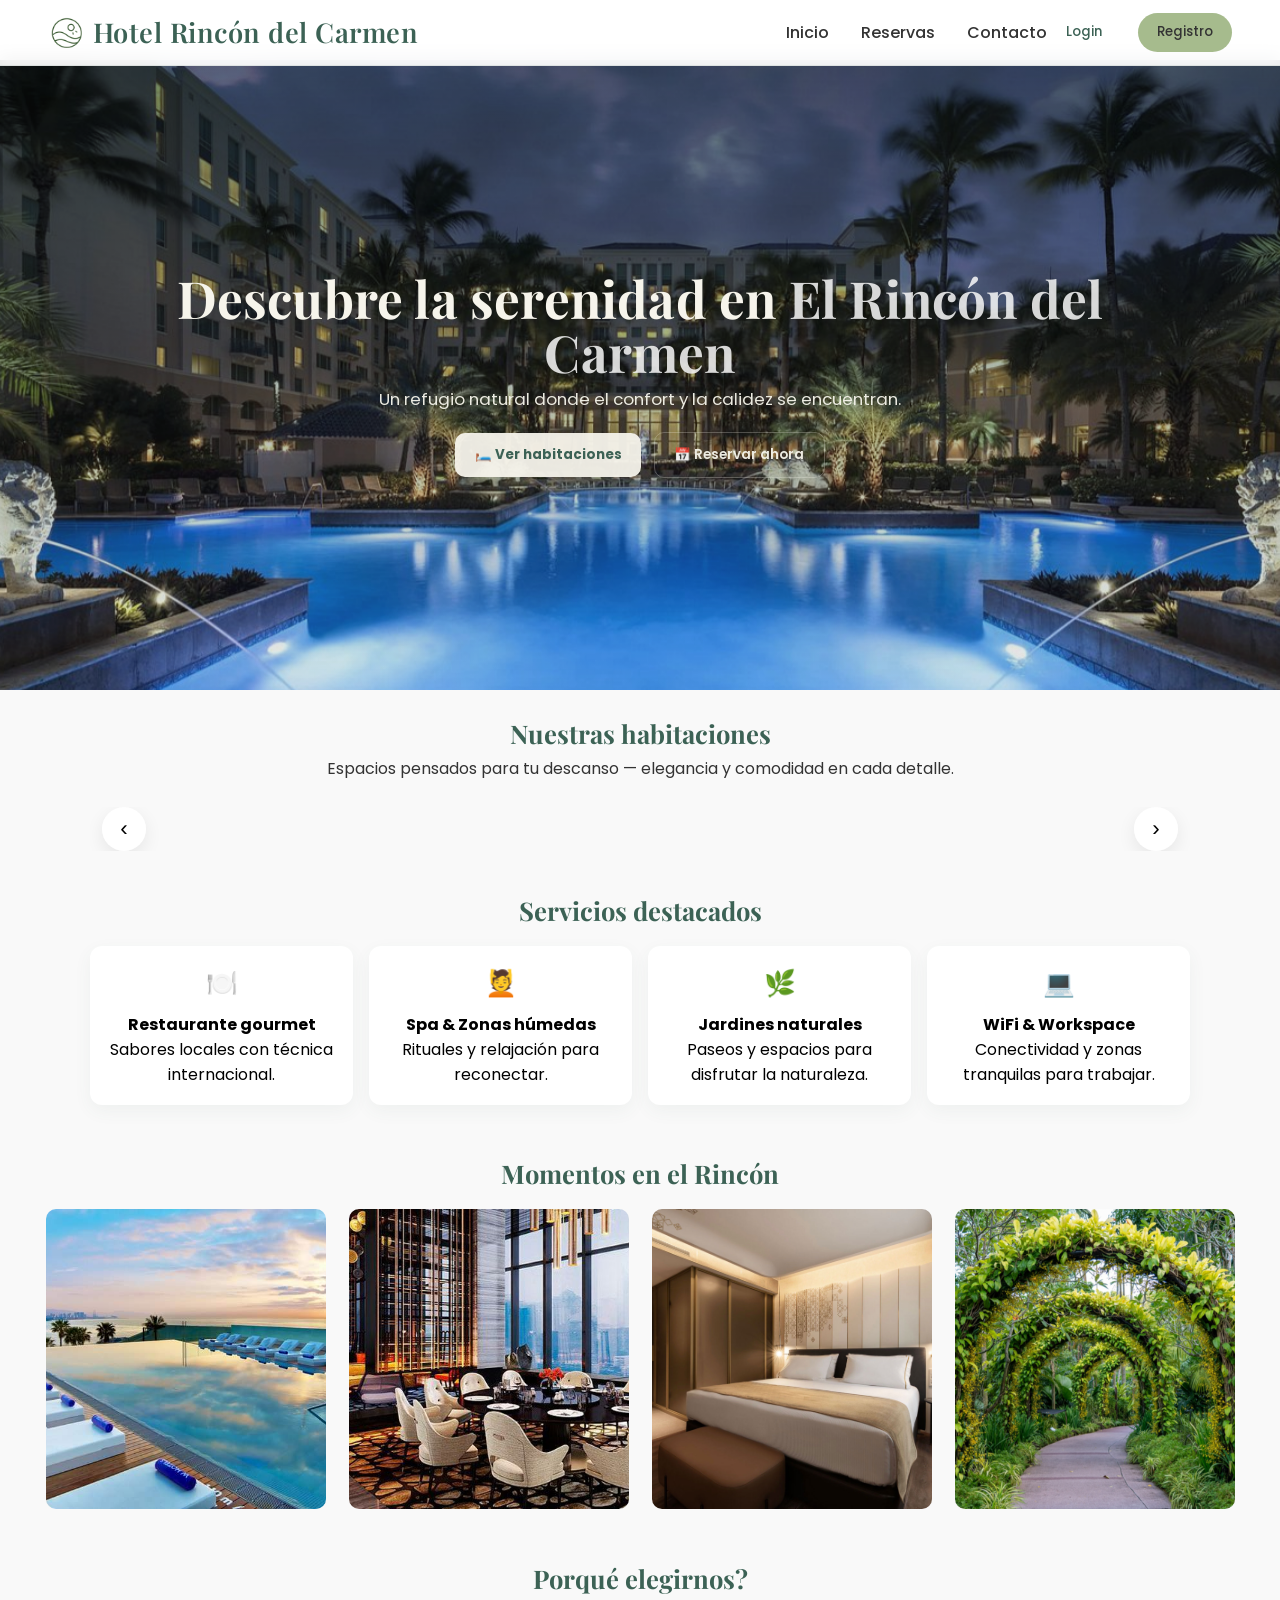
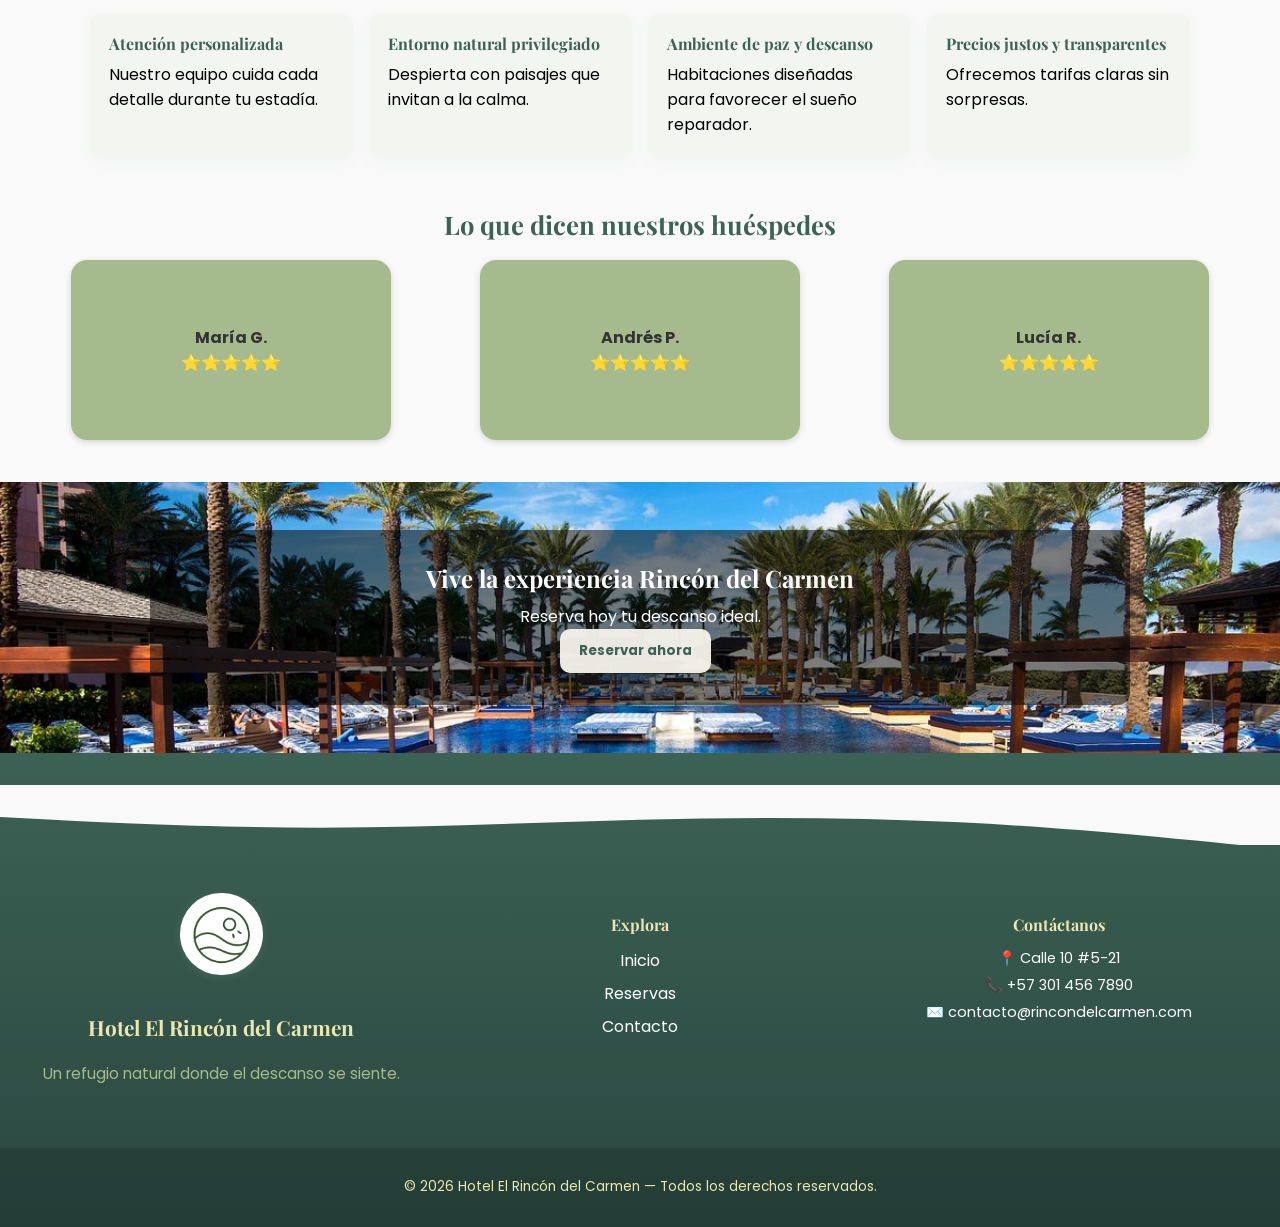
<file: index.html>
<!DOCTYPE html>
<html lang="es">
  <head>
    <meta charset="UTF-8" />
    <meta name="viewport" content="width=device-width, initial-scale=1.0" />
    <title>Hotel Rincón del Mar</title>
    <link
      href="https://fonts.googleapis.com/css2?family=Playfair+Display:wght@500;600&family=Poppins:wght@400;500&display=swap"
      rel="stylesheet"
    />
    <link rel="stylesheet" href="/css/main.css" />
    <script defer type="module" src="/src/main.js"></script>
  </head>
  <body>
    <nav-component></nav-component>
    <main><landing-component></landing-component></main>
    <footer-component></footer-component>
  </body>
</html>
</file>
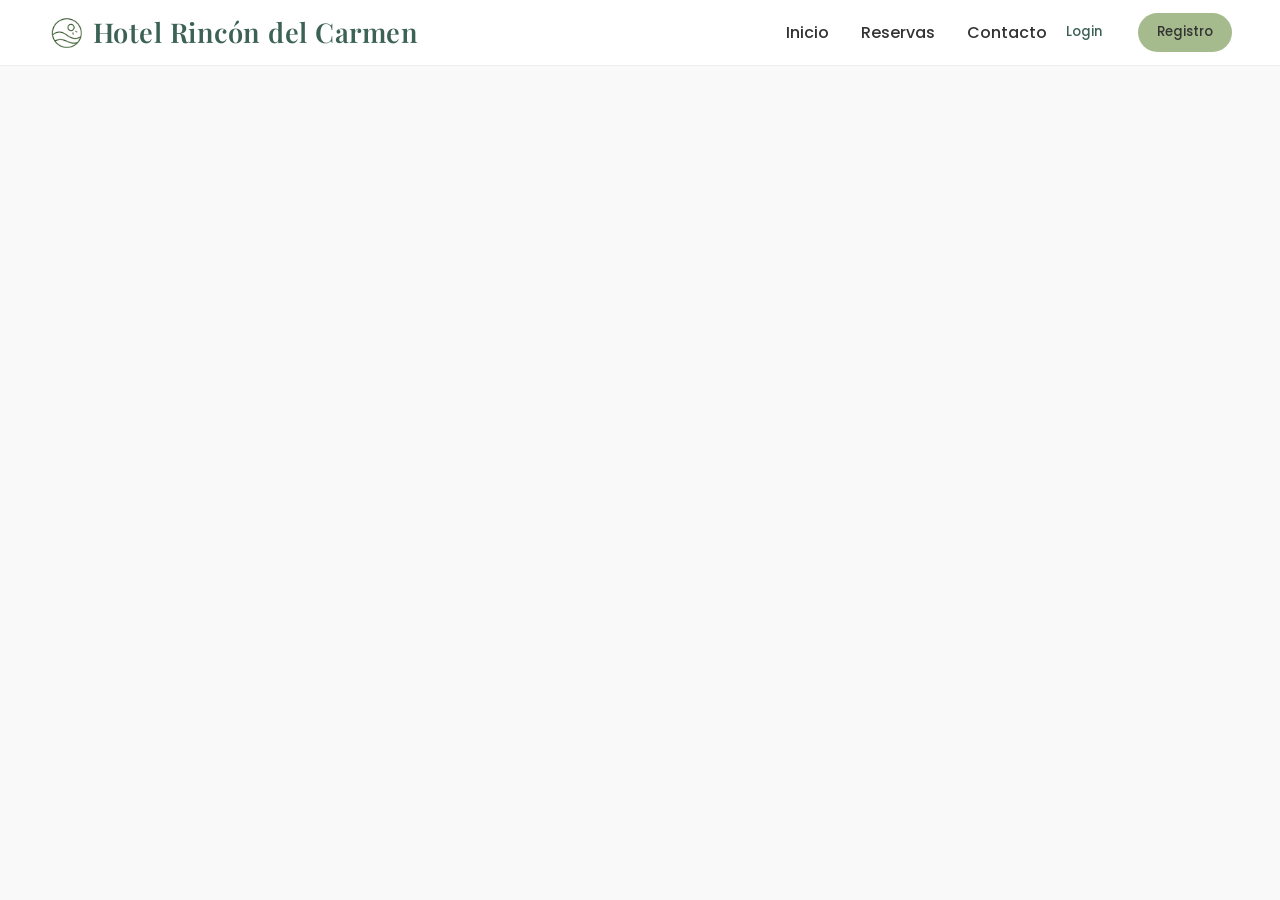
<file: pages/admin/gsBookings.html>
<!DOCTYPE html>
<html lang="es">
  <head>
    <meta charset="UTF-8" />
    <meta name="viewport" content="width=device-width, initial-scale=1.0" />
    <title>Hotel Rincón del Mar</title>
    <link
      href="https://fonts.googleapis.com/css2?family=Playfair+Display:wght@500;600&family=Poppins:wght@400;500&display=swap"
      rel="stylesheet"
    />
    <link rel="stylesheet" href="/css/main.css" />
    <script defer type="module" src="/src/main.js"></script>
  </head>
  <body>
    <nav-component></nav-component>
    <main><gsbooking-component></gsbooking-component></main>
  </body>
</html>
</file>
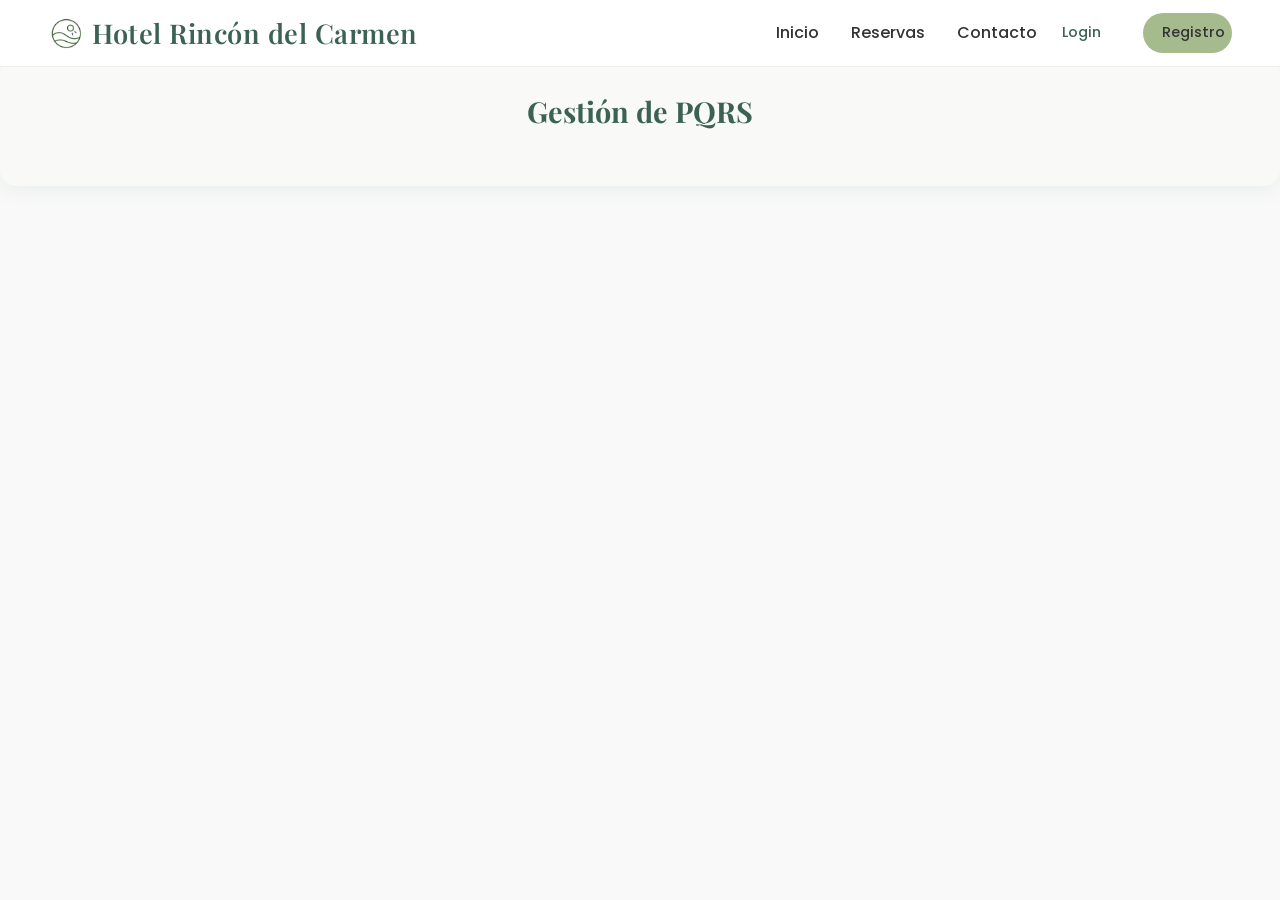
<file: pages/admin/gsPqrs.html>
<!DOCTYPE html>
<html lang="es">
  <head>
    <meta charset="UTF-8" />
    <meta name="viewport" content="width=device-width, initial-scale=1.0" />
    <title>Hotel Rincón del Mar</title>
    <link
      href="https://fonts.googleapis.com/css2?family=Playfair+Display:wght@500;600&family=Poppins:wght@400;500&display=swap"
      rel="stylesheet"
    />
    <link rel="stylesheet" href="/css/main.css" />
    <script defer type="module" src="/src/main.js"></script>
  </head>
  <body>
    <nav-component></nav-component>
    <main>
        <gspqrs-component></gspqrs-component>
    </main>
  </body>
</html>
</file>
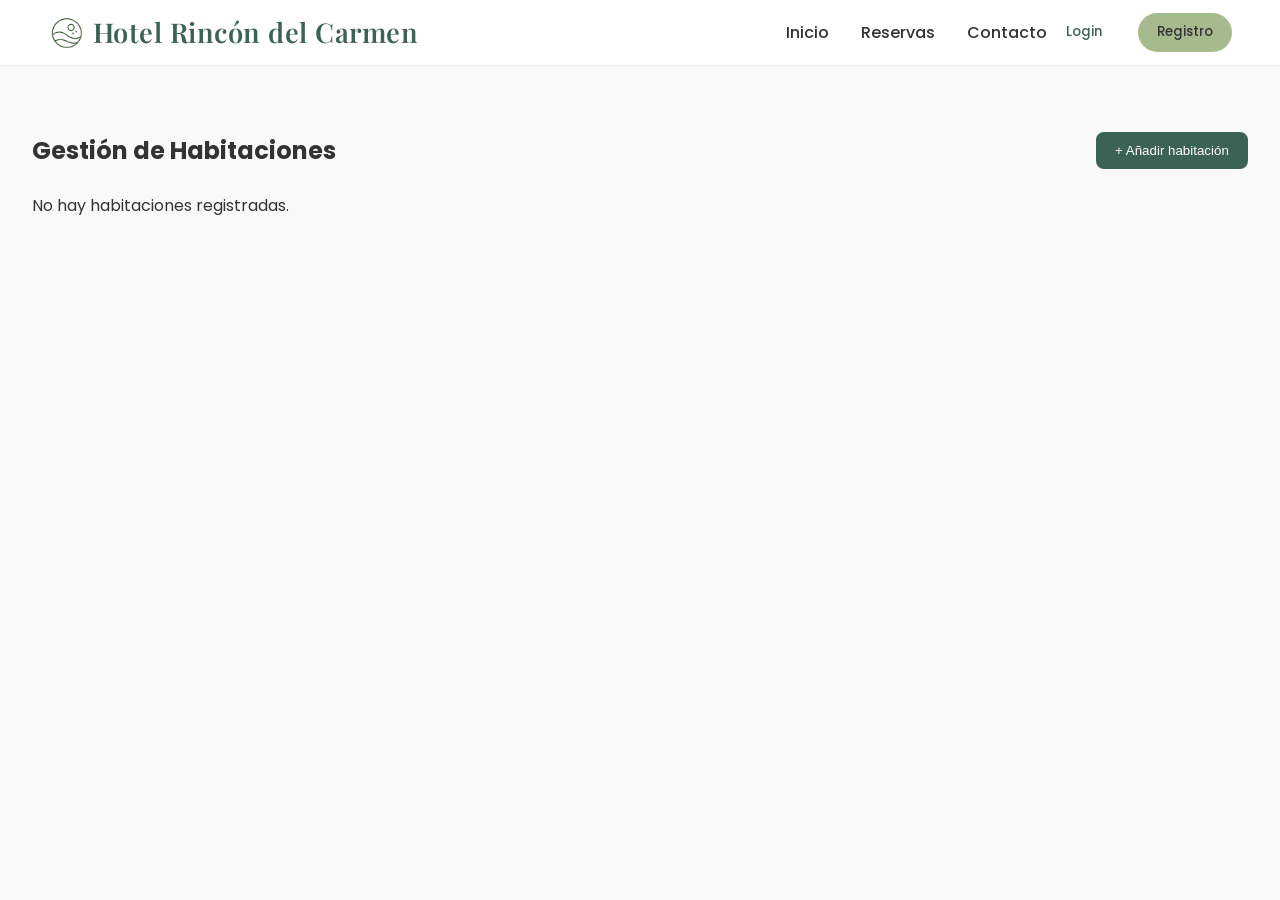
<file: pages/admin/gsRooms.html>
<!DOCTYPE html>
<html lang="es">
  <head>
    <meta charset="UTF-8" />
    <meta name="viewport" content="width=device-width, initial-scale=1.0" />
    <title>Hotel Rincón del Mar</title>
    <link
      href="https://fonts.googleapis.com/css2?family=Playfair+Display:wght@500;600&family=Poppins:wght@400;500&display=swap"
      rel="stylesheet"
    />
    <link rel="stylesheet" href="/css/main.css" />
    <script defer type="module" src="/src/main.js"></script>
  </head>
  <body>
    <nav-component></nav-component>
    <main><gsrooms-component></gsrooms-component></main>
  </body>
</html>
</file>
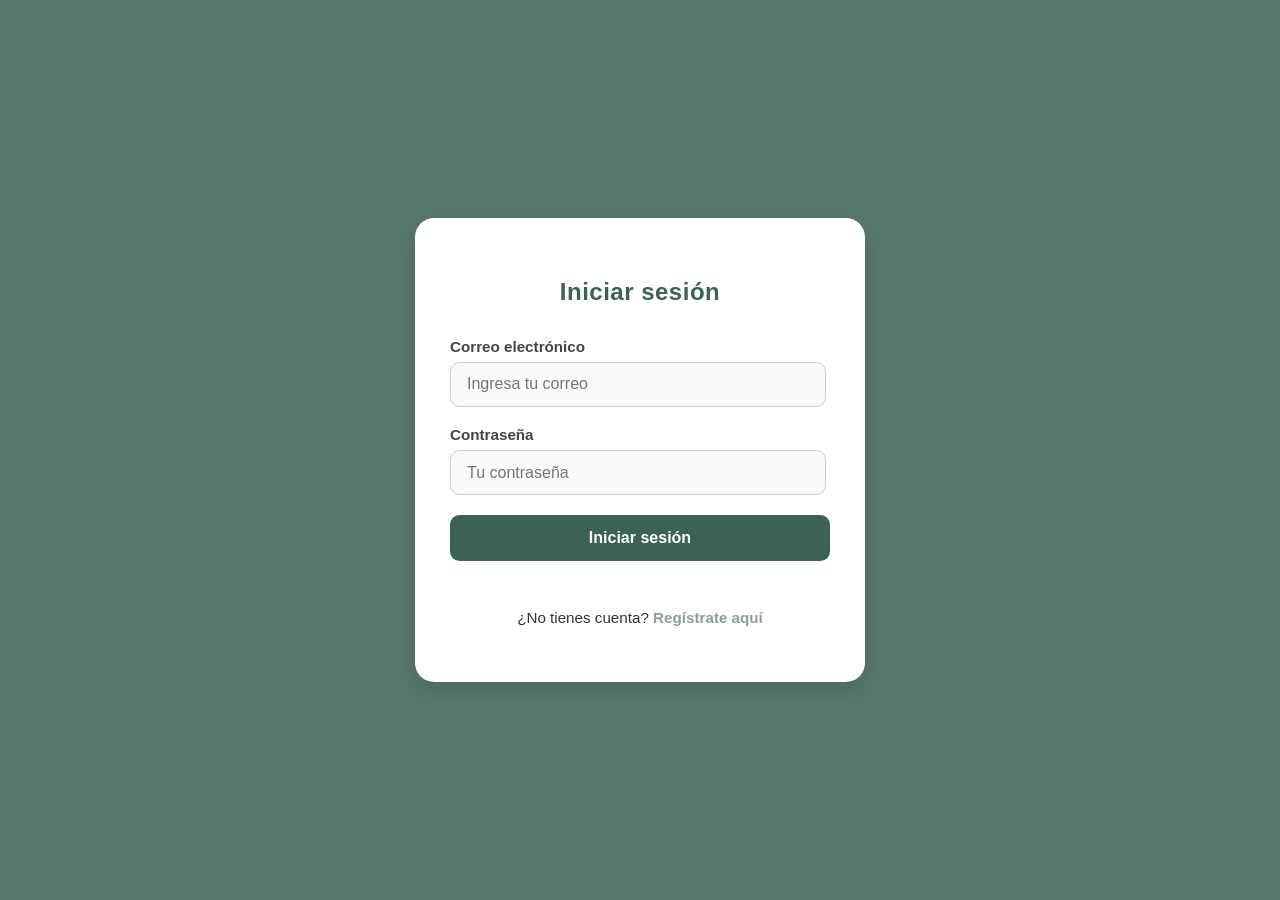
<file: pages/public/login.html>
<!DOCTYPE html>
<html lang="es">
  <head>
    <meta charset="UTF-8" />
    <meta name="viewport" content="width=device-width, initial-scale=1.0" />
    <title>Login | Hotel El Rincón del Carmen</title>
    <link rel="stylesheet" href="../../css/main.css" />
  </head>
  <body>
    <login-component></login-component>

    <script type="module" src="../../js/components/login-component.js"></script>
  </body>
</html>
</file>
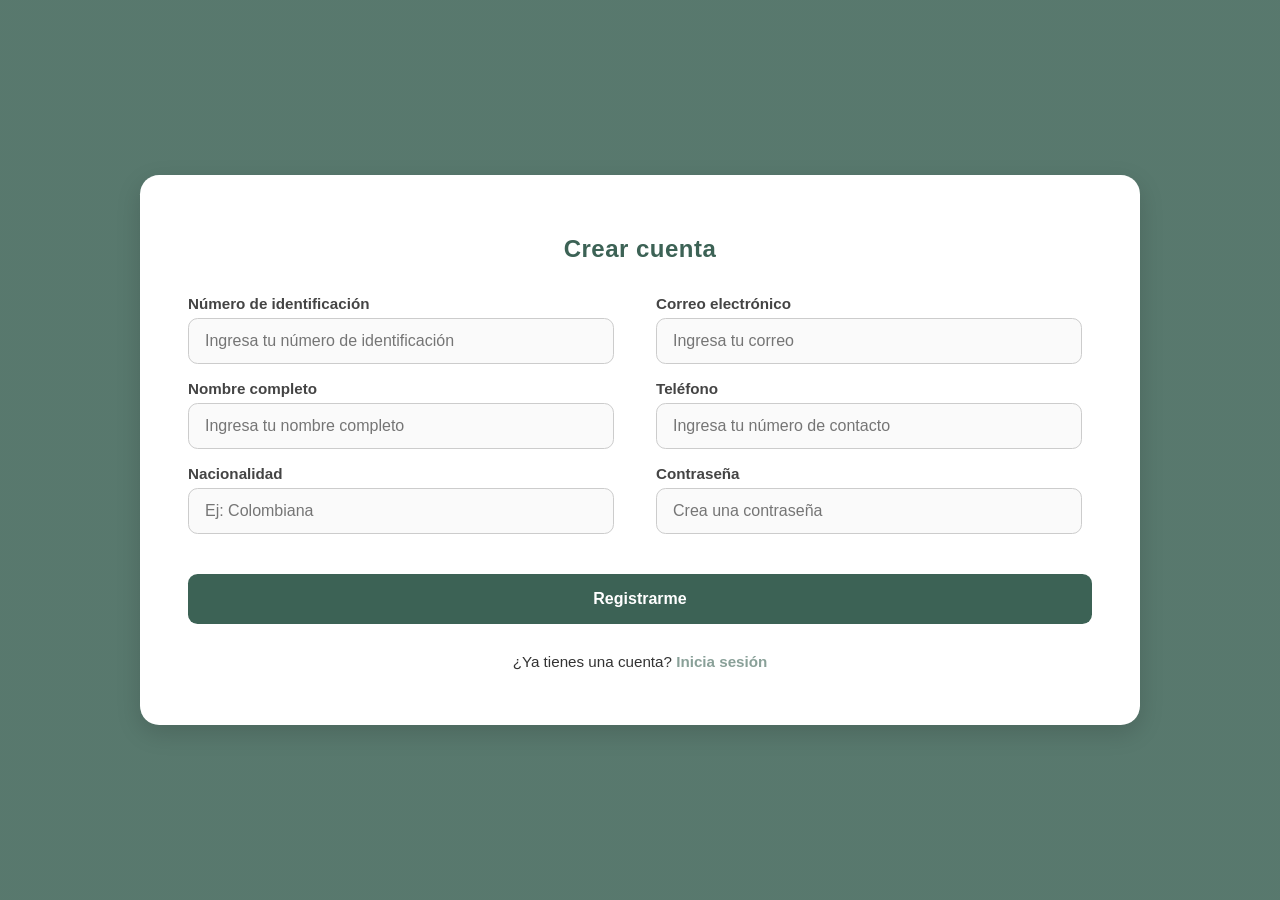
<file: pages/public/register.html>
<!DOCTYPE html>
<html lang="es">
  <head>
    <meta charset="UTF-8" />
    <meta name="viewport" content="width=device-width, initial-scale=1.0" />
    <title>Registro | Hotel El Rincón del Carmen</title>
    <link rel="stylesheet" href="../../css/main.css" />
  </head>
  <body>
    <register-component></register-component>

    <script
      type="module"
      src="../../js/components/register-component.js"
    ></script>
  </body>
</html>
</file>
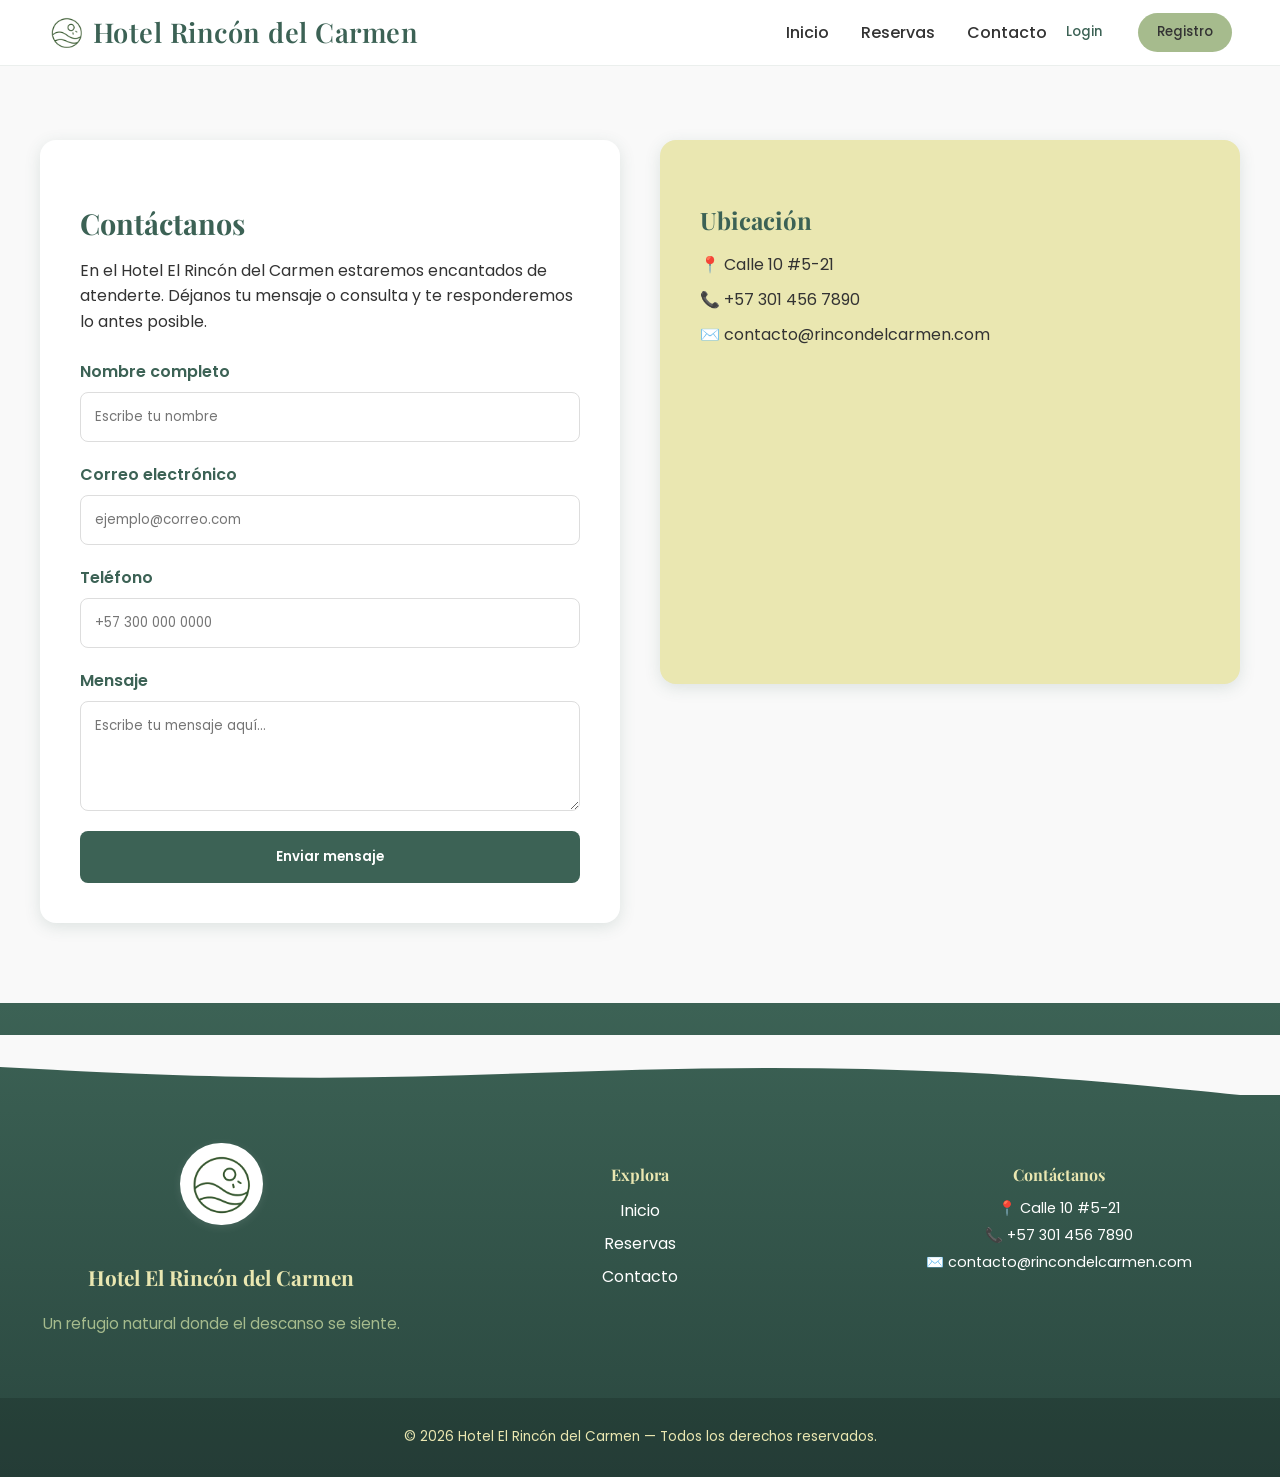
<file: pages/user/contacto.html>
<!DOCTYPE html>
<html lang="es">
  <head>
    <meta charset="UTF-8" />
    <meta name="viewport" content="width=device-width, initial-scale=1.0" />
    <title>Hotel Rincón del Mar</title>
    <link
      href="https://fonts.googleapis.com/css2?family=Playfair+Display:wght@500;600&family=Poppins:wght@400;500&display=swap"
      rel="stylesheet"
    />
    <link rel="stylesheet" href="../../css/main.css" />
    <script defer type="module" src="../../src/main.js"></script>
  </head>
  <body>
    <nav-component></nav-component>
    <main>
        <contacto-component></contacto-component>
    </main>
    <footer-component></footer-component>
  </body>
</html>
</file>
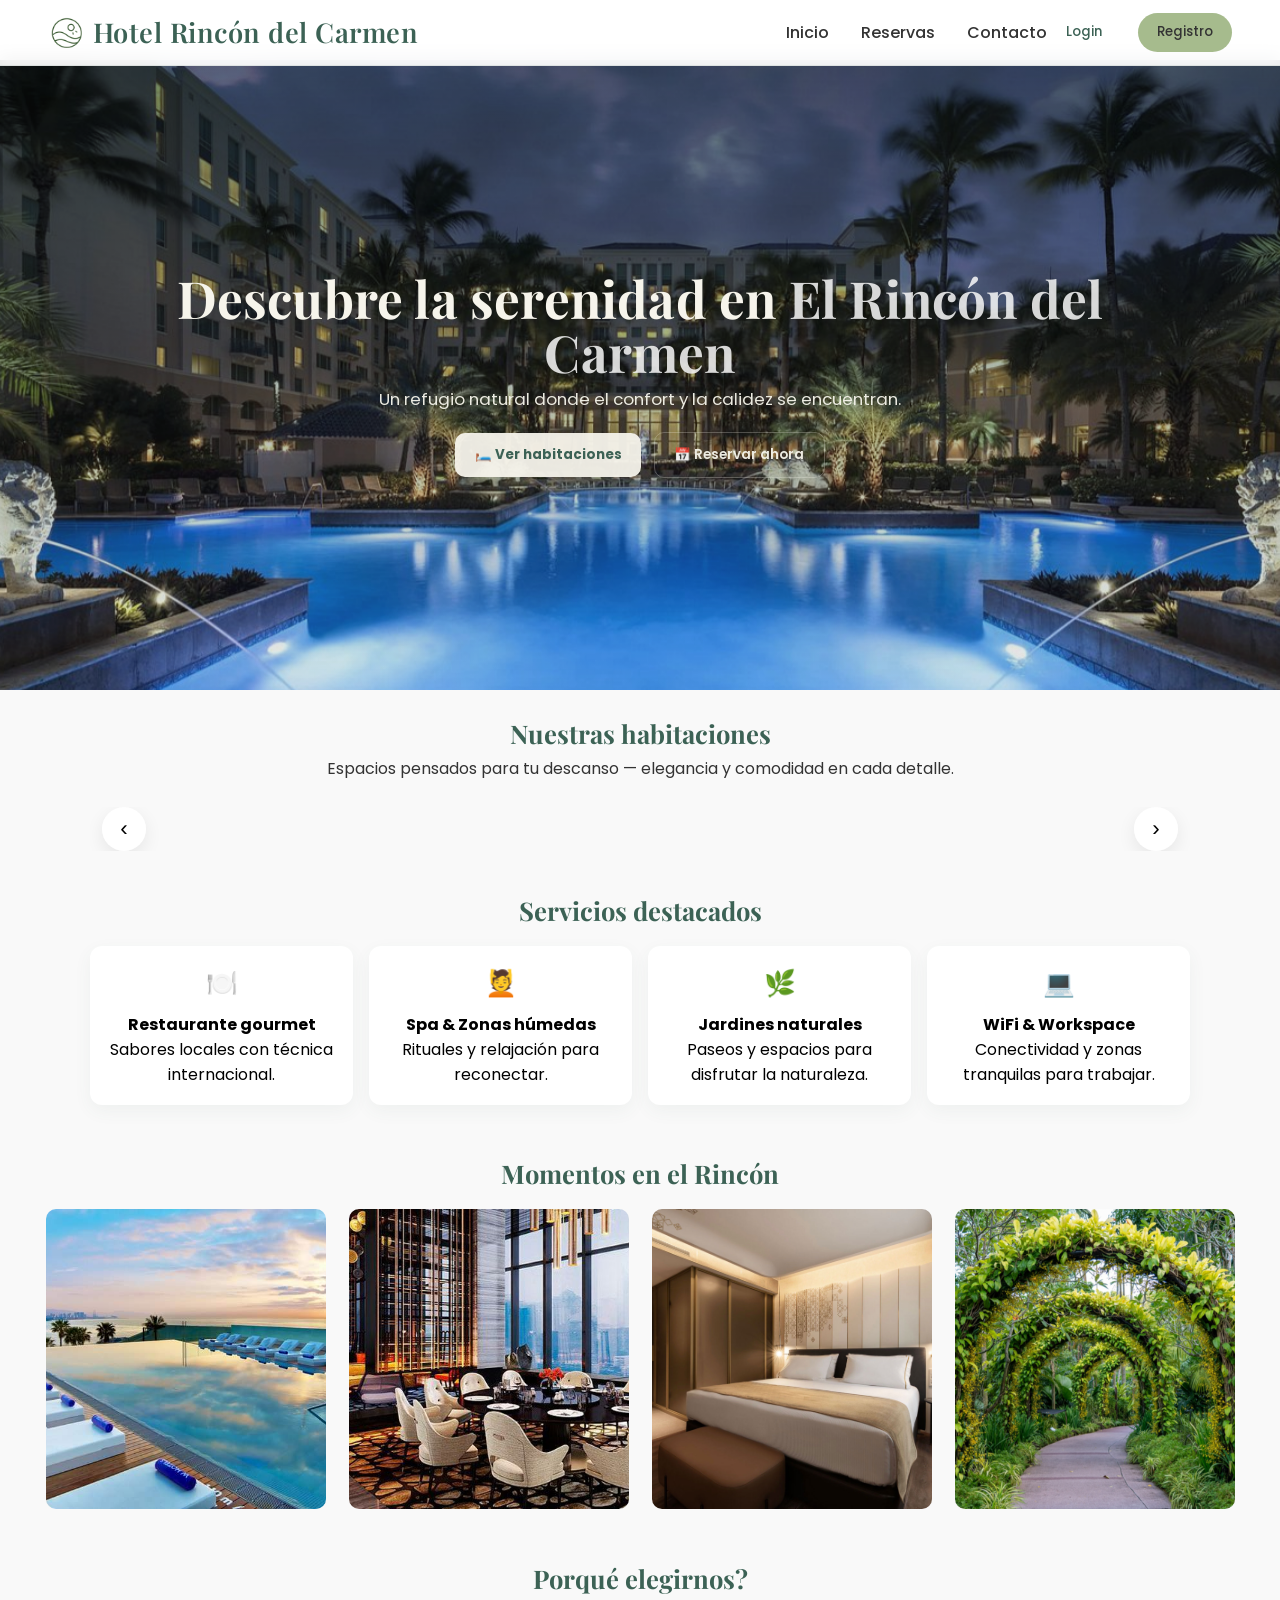
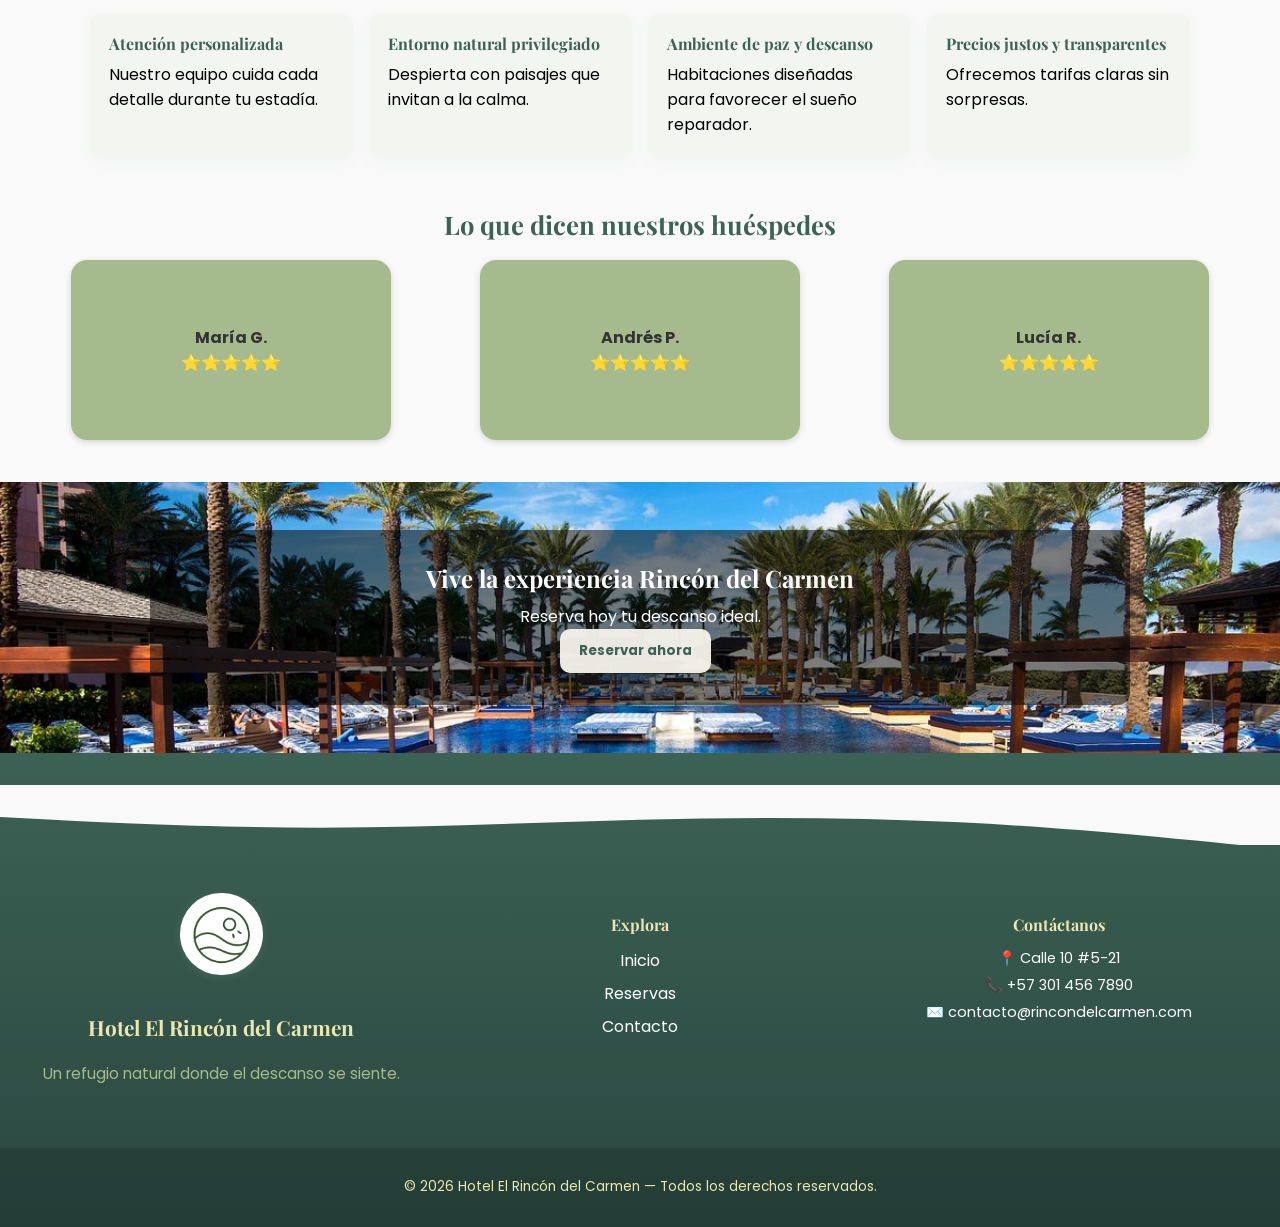
<file: pages/user/inicio.html>
<!DOCTYPE html>
<html lang="es">
  <head>
    <meta charset="UTF-8" />
    <meta name="viewport" content="width=device-width, initial-scale=1.0" />
    <title>Hotel Rincón del Mar</title>
    <link
      href="https://fonts.googleapis.com/css2?family=Playfair+Display:wght@500;600&family=Poppins:wght@400;500&display=swap"
      rel="stylesheet"
    />
    <link rel="stylesheet" href="../../css/main.css" />
    <script defer type="module" src="../../src/main.js"></script>
  </head>
  <body>
    <nav-component></nav-component>
    <main><landing-component></landing-component></main>
    <footer-component></footer-component>
  </body>
</html>
</file>
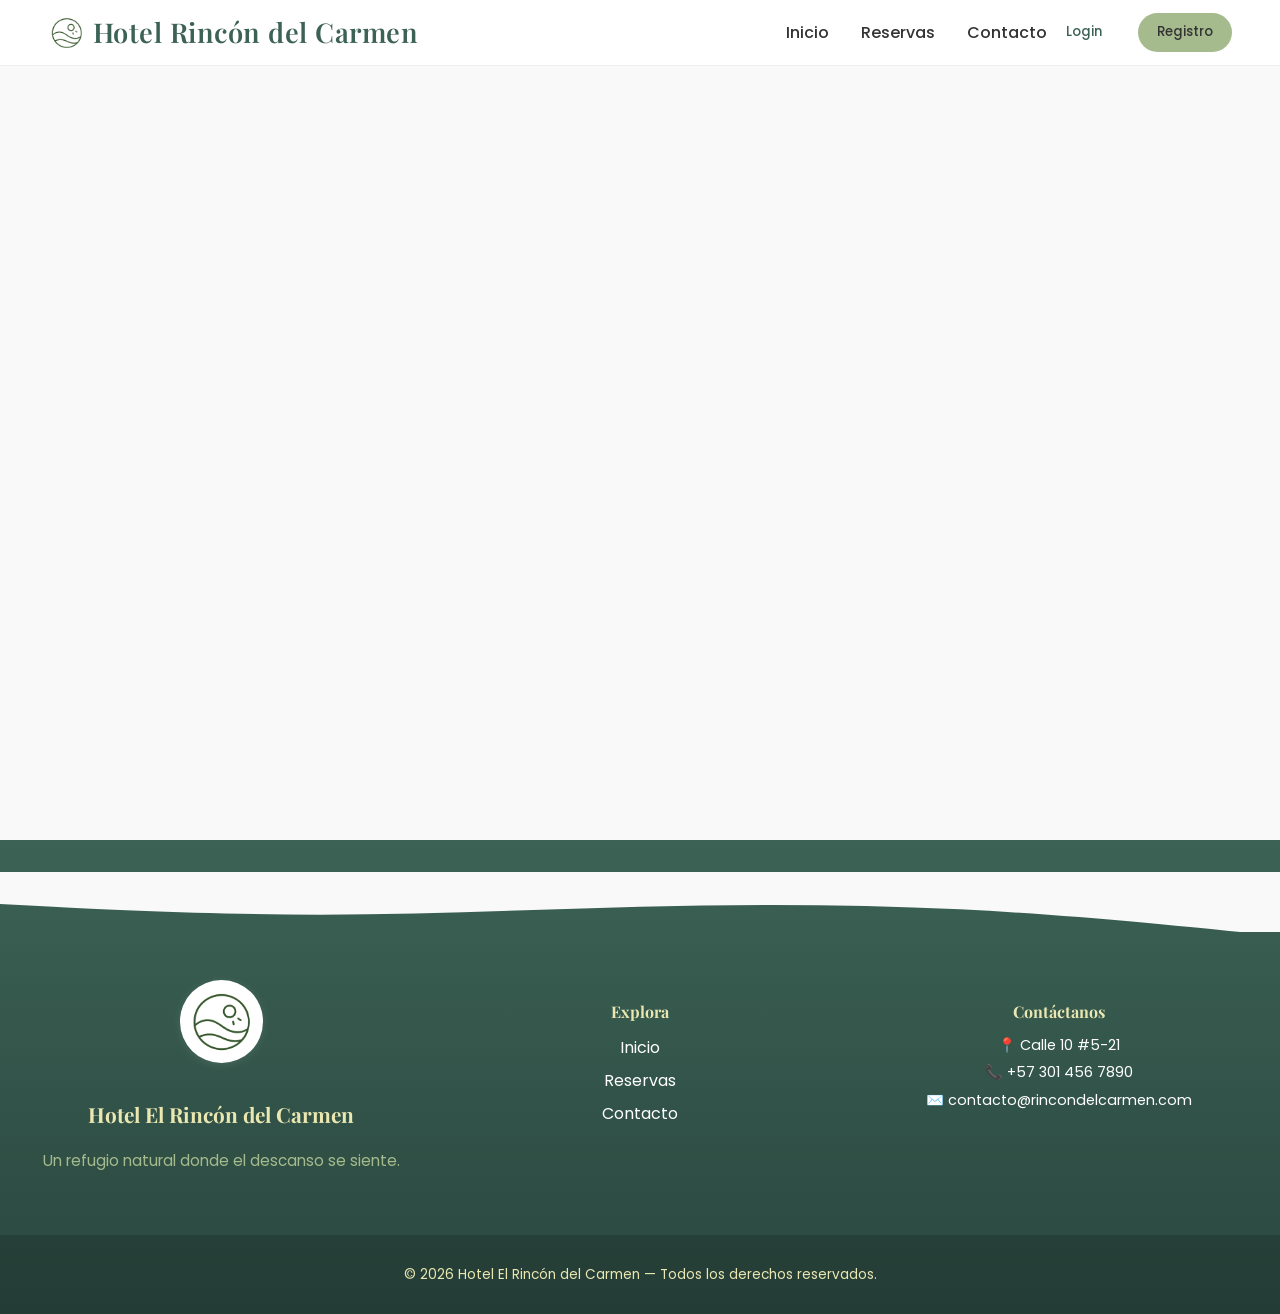
<file: pages/user/mis-reservas.html>
<!DOCTYPE html>
<html lang="es">
  <head>
    <meta charset="UTF-8" />
    <meta name="viewport" content="width=device-width, initial-scale=1.0" />
    <title>Hotel Rincón del Mar</title>
    <link
      href="https://fonts.googleapis.com/css2?family=Playfair+Display:wght@500;600&family=Poppins:wght@400;500&display=swap"
      rel="stylesheet"
    />
    <link rel="stylesheet" href="../../css/main.css" />
    <script defer type="module" src="../../src/main.js"></script>
  </head>
  <body>
    <nav-component></nav-component>
    <main><mis-reservas-component></mis-reservas-component></main>
    <footer-component></footer-component>
  </body>
</html>
</file>
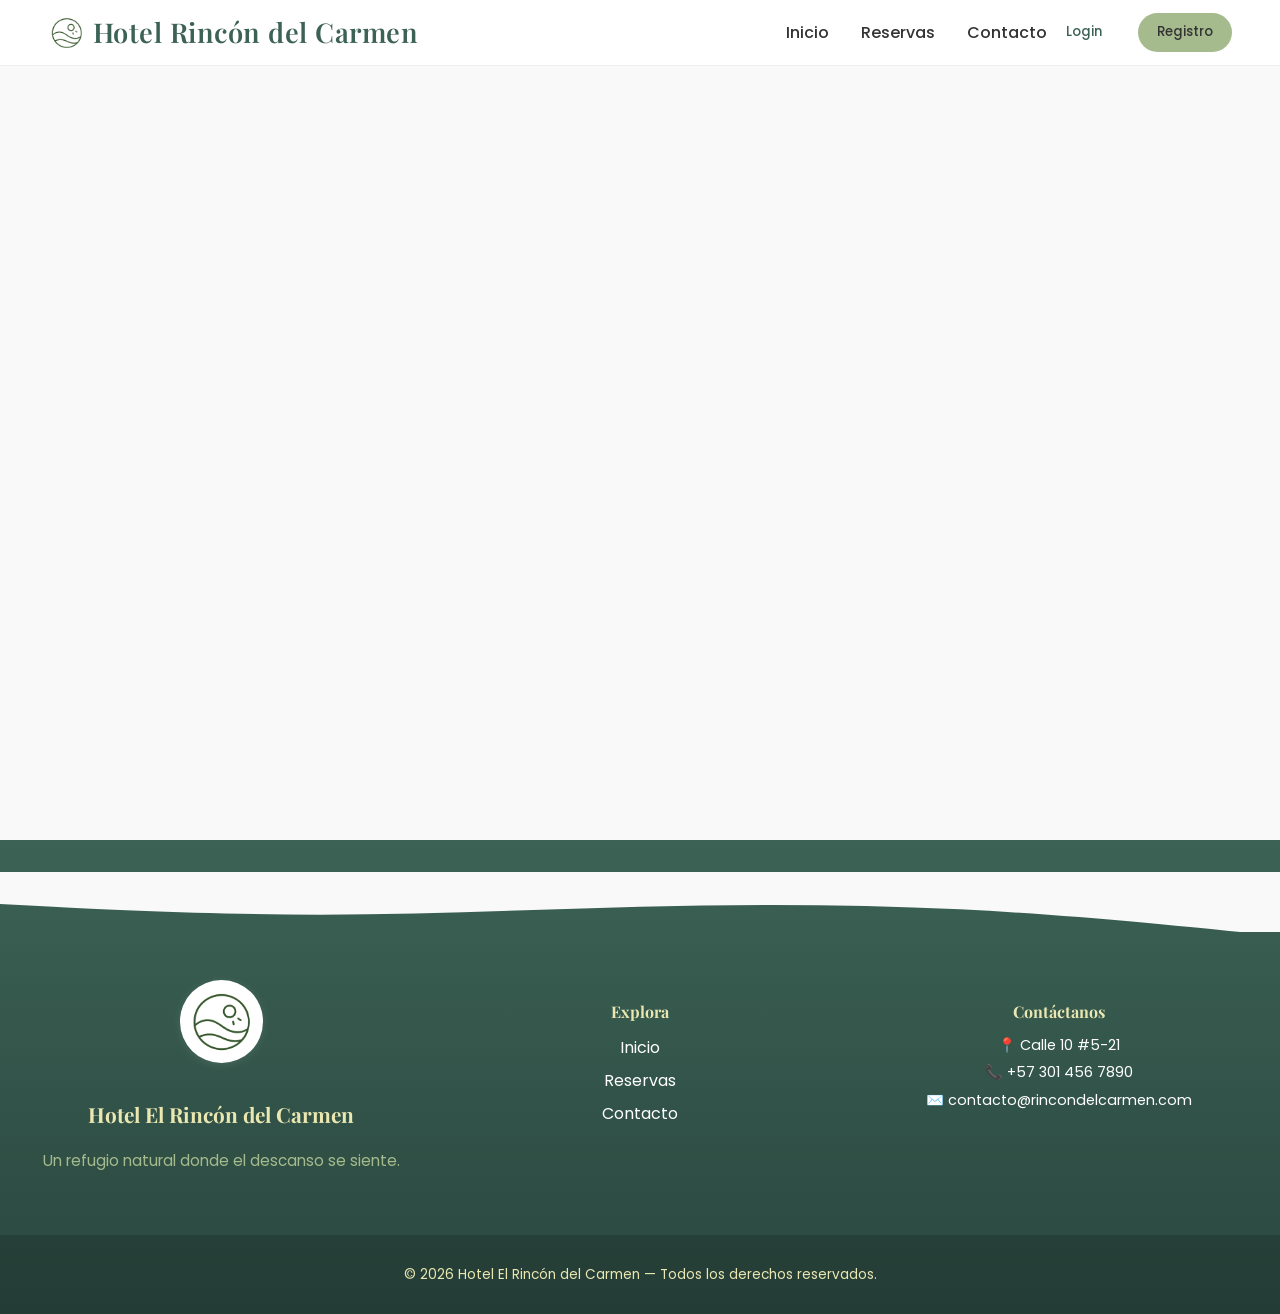
<file: pages/user/perfil.html>
<!DOCTYPE html>
<html lang="es">
  <head>
    <meta charset="UTF-8" />
    <meta name="viewport" content="width=device-width, initial-scale=1.0" />
    <title>Hotel Rincón del Mar</title>
    <link
      href="https://fonts.googleapis.com/css2?family=Playfair+Display:wght@500;600&family=Poppins:wght@400;500&display=swap"
      rel="stylesheet"
    />
    <link rel="stylesheet" href="../../css/main.css" />
    <script defer type="module" src="../../src/main.js"></script>
  </head>
  <body>
    <nav-component></nav-component>
    <main><perfil-component></perfil-component></main>
    <footer-component></footer-component>
  </body>
</html>
</file>
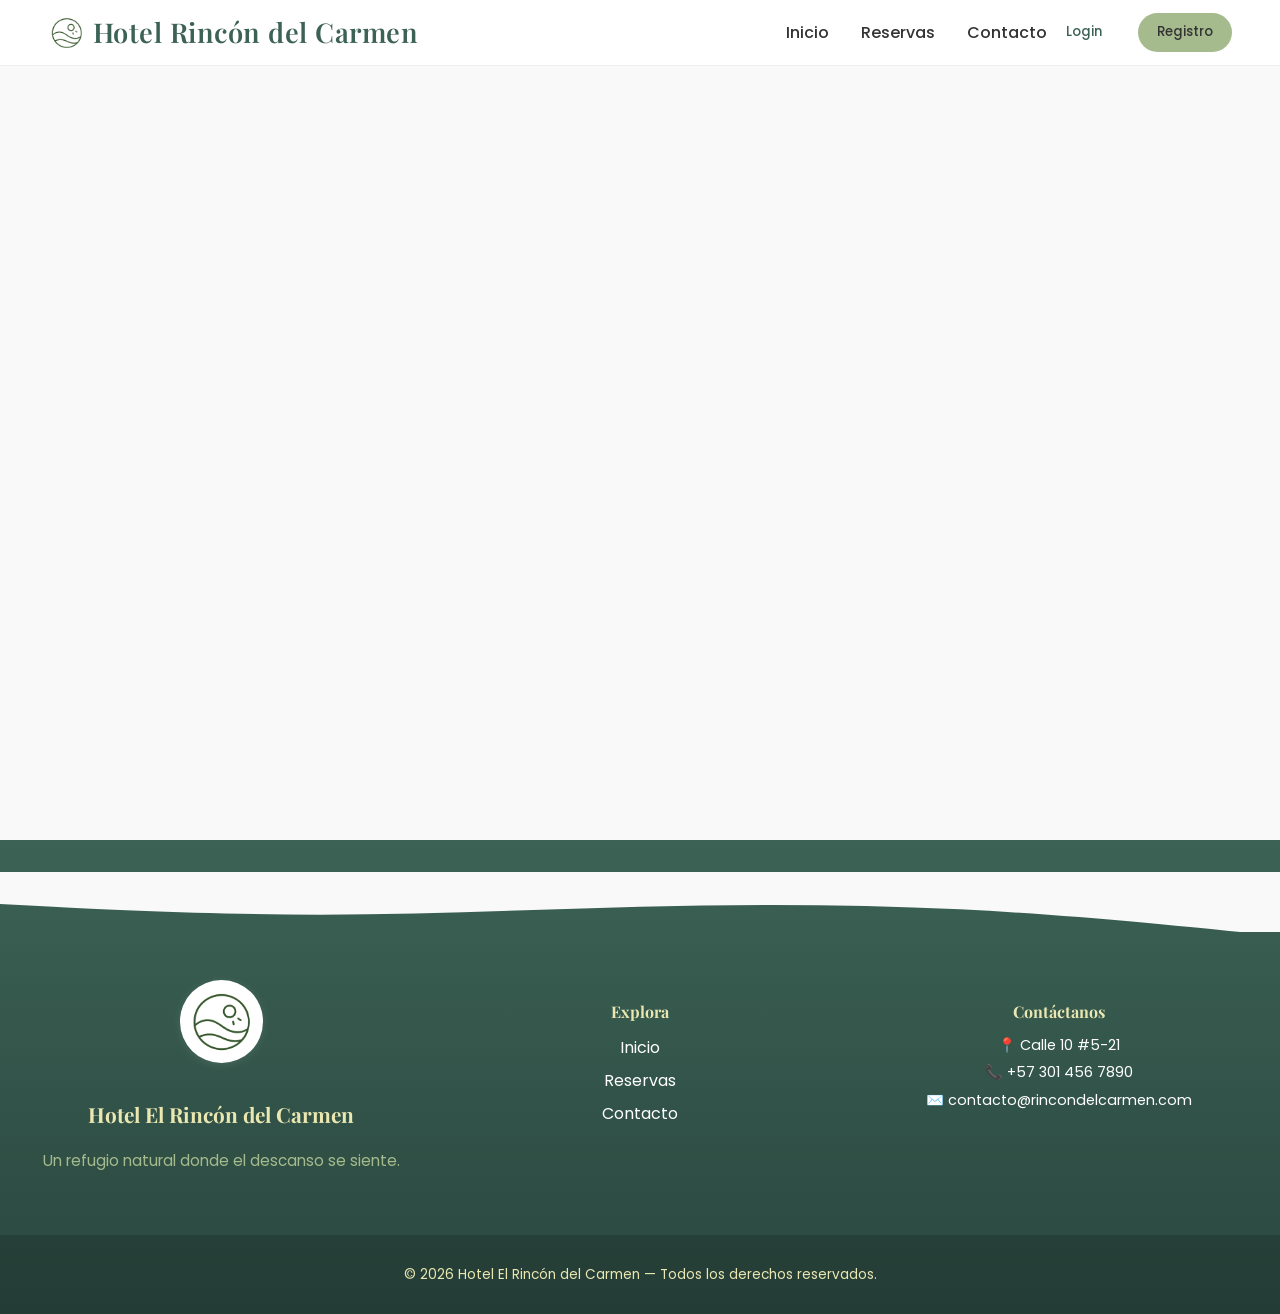
<file: pages/user/pqrs.html>
<!DOCTYPE html>
<html lang="es">
  <head>
    <meta charset="UTF-8" />
    <meta name="viewport" content="width=device-width, initial-scale=1.0" />
    <title>Hotel Rincón del Mar</title>
    <link
      href="https://fonts.googleapis.com/css2?family=Playfair+Display:wght@500;600&family=Poppins:wght@400;500&display=swap"
      rel="stylesheet"
    />
    <link rel="stylesheet" href="../../css/main.css" />
    <script defer type="module" src="../../src/main.js"></script>
  </head>
  <body>
    <nav-component></nav-component>
    <main>
        <pqrs-component></pqrs-component>
    </main>
    <footer-component></footer-component>
  </body>
</html>
</file>
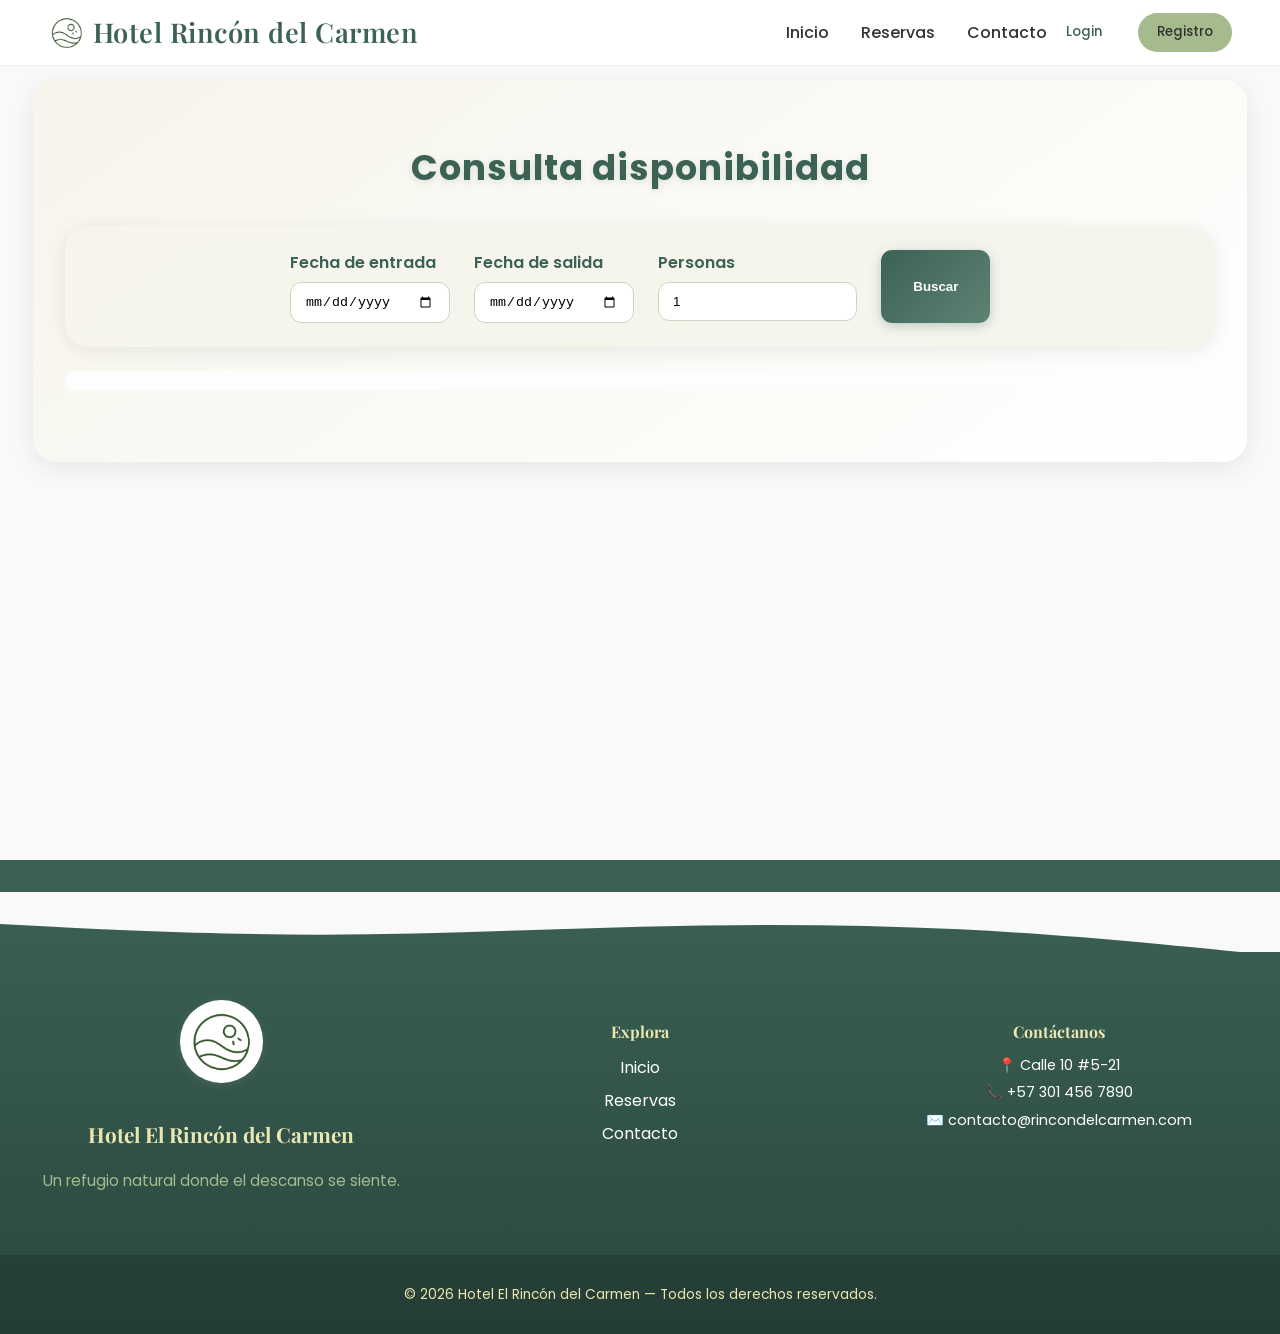
<file: pages/user/reservas.html>
<!DOCTYPE html>
<html lang="es">
  <head>
    <meta charset="UTF-8" />
    <meta name="viewport" content="width=device-width, initial-scale=1.0" />
    <title>Hotel Rincón del Mar</title>
    <link
      href="https://fonts.googleapis.com/css2?family=Playfair+Display:wght@500;600&family=Poppins:wght@400;500&display=swap"
      rel="stylesheet"
    />
    <link rel="stylesheet" href="../../css/main.css" />
    <script defer type="module" src="../../src/main.js"></script>
  </head>
  <body>
    <nav-component></nav-component>
    <main><booking-component></booking-component></main>
    <footer-component></footer-component>
  </body>
</html>
</file>
<file: css/main.css>
* {
  margin: 0;
  padding: 0;
  box-sizing: border-box;
}

body {
  margin: 0;
  background-color: #f9f9f9;
  font-family: "Poppins", sans-serif;
  scroll-behavior: smooth;
}

main {
  margin-top: 60px; 
  min-height: calc(100vh - 120px); 
}
</file>
